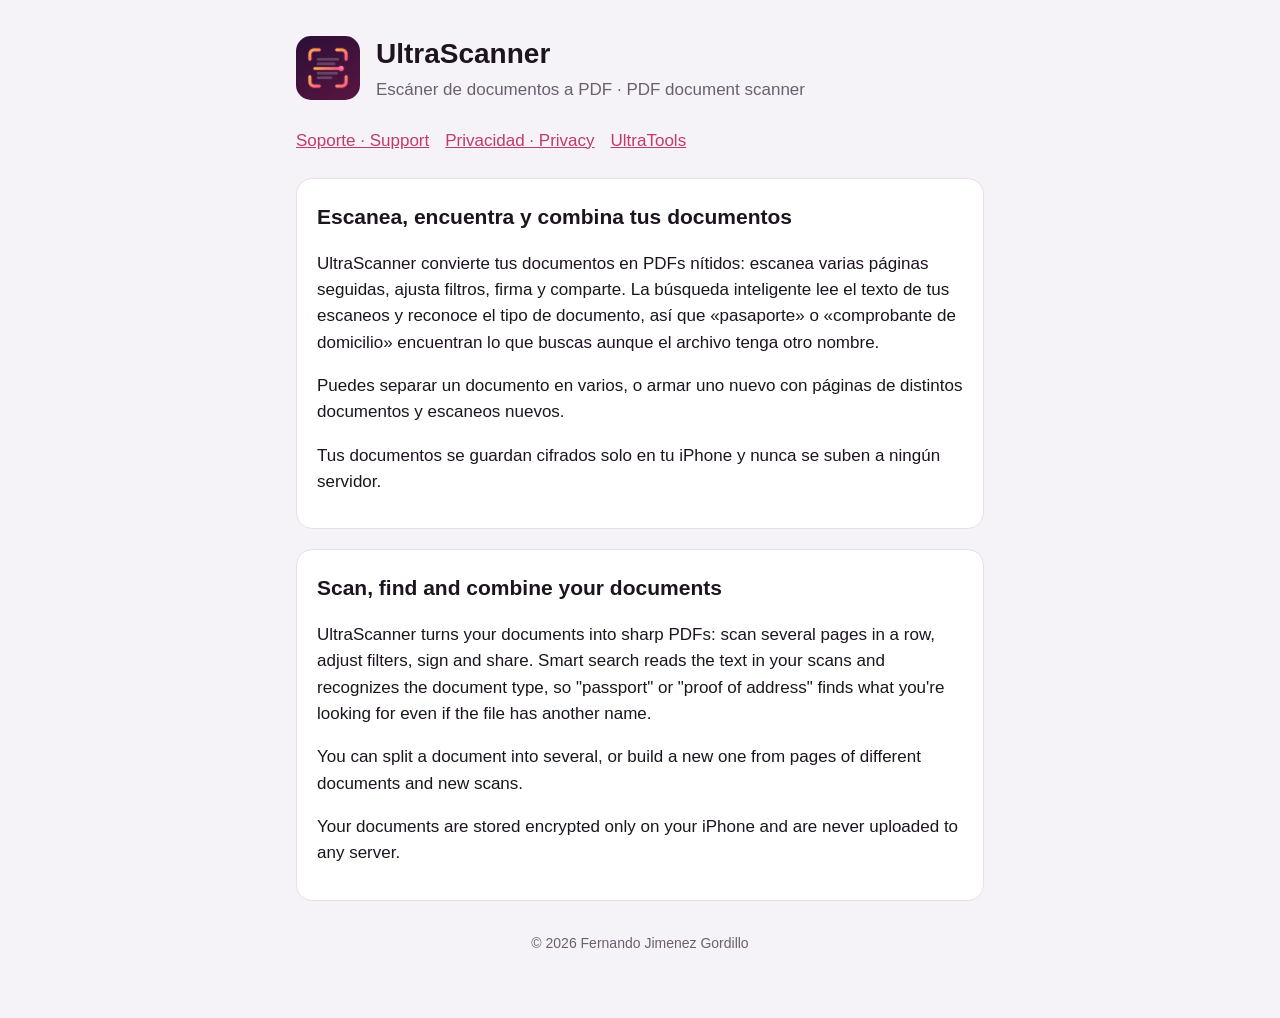
<file: web/ultratools/ultrascanner/index.html>
<!doctype html>
<html lang="es">
<head>
  <meta charset="utf-8">
  <meta name="viewport" content="width=device-width, initial-scale=1">
  <title>UltraScanner</title>
  <link rel="icon" href="icono.png">
  <link rel="stylesheet" href="../estilo.css">
</head>
<body>
<main>
  <header>
    <img src="icono.png" alt="">
    <div>
      <h1>UltraScanner</h1>
      <p>Escáner de documentos a PDF · PDF document scanner</p>
    </div>
  </header>
  <nav>
    <a href="soporte.html">Soporte · Support</a>
    <a href="privacidad.html">Privacidad · Privacy</a>
    <a href="../">UltraTools</a>
  </nav>

  <section lang="es">
    <h2>Escanea, encuentra y combina tus documentos</h2>
    <p>UltraScanner convierte tus documentos en PDFs nítidos: escanea varias páginas seguidas, ajusta filtros, firma y comparte. La búsqueda inteligente lee el texto de tus escaneos y reconoce el tipo de documento, así que «pasaporte» o «comprobante de domicilio» encuentran lo que buscas aunque el archivo tenga otro nombre.</p>
    <p>Puedes separar un documento en varios, o armar uno nuevo con páginas de distintos documentos y escaneos nuevos.</p>
    <p>Tus documentos se guardan cifrados solo en tu iPhone y nunca se suben a ningún servidor.</p>
  </section>

  <section lang="en">
    <h2>Scan, find and combine your documents</h2>
    <p>UltraScanner turns your documents into sharp PDFs: scan several pages in a row, adjust filters, sign and share. Smart search reads the text in your scans and recognizes the document type, so "passport" or "proof of address" finds what you're looking for even if the file has another name.</p>
    <p>You can split a document into several, or build a new one from pages of different documents and new scans.</p>
    <p>Your documents are stored encrypted only on your iPhone and are never uploaded to any server.</p>
  </section>

  <footer>© 2026 Fernando Jimenez Gordillo</footer>
</main>
</body>
</html>
</file>
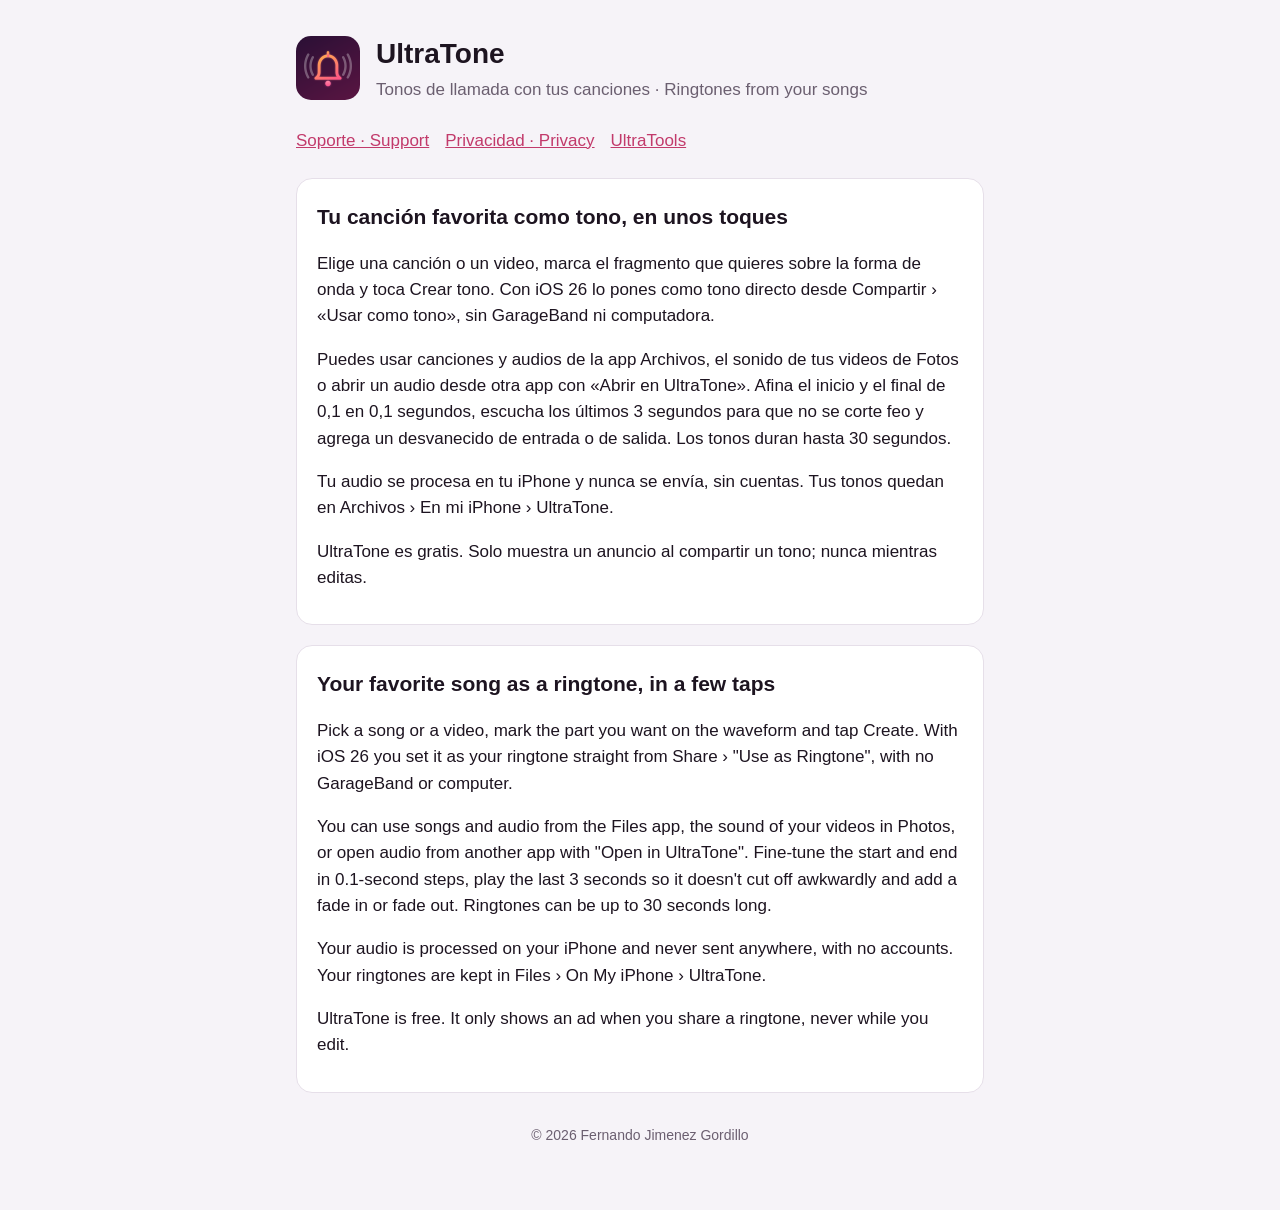
<file: web/ultratools/ultratone/index.html>
<!doctype html>
<html lang="es">
<head>
  <meta charset="utf-8">
  <meta name="viewport" content="width=device-width, initial-scale=1">
  <title>UltraTone</title>
  <link rel="icon" href="icono.png">
  <link rel="stylesheet" href="../estilo.css">
</head>
<body>
<main>
  <header>
    <img src="icono.png" alt="">
    <div>
      <h1>UltraTone</h1>
      <p>Tonos de llamada con tus canciones · Ringtones from your songs</p>
    </div>
  </header>
  <nav>
    <a href="soporte.html">Soporte · Support</a>
    <a href="privacidad.html">Privacidad · Privacy</a>
    <a href="../">UltraTools</a>
  </nav>

  <section lang="es">
    <h2>Tu canción favorita como tono, en unos toques</h2>
    <p>Elige una canción o un video, marca el fragmento que quieres sobre la forma de onda y toca Crear tono. Con iOS 26 lo pones como tono directo desde Compartir › «Usar como tono», sin GarageBand ni computadora.</p>
    <p>Puedes usar canciones y audios de la app Archivos, el sonido de tus videos de Fotos o abrir un audio desde otra app con «Abrir en UltraTone». Afina el inicio y el final de 0,1 en 0,1 segundos, escucha los últimos 3 segundos para que no se corte feo y agrega un desvanecido de entrada o de salida. Los tonos duran hasta 30 segundos.</p>
    <p>Tu audio se procesa en tu iPhone y nunca se envía, sin cuentas. Tus tonos quedan en Archivos › En mi iPhone › UltraTone.</p>
    <p>UltraTone es gratis. Solo muestra un anuncio al compartir un tono; nunca mientras editas.</p>
  </section>

  <section lang="en">
    <h2>Your favorite song as a ringtone, in a few taps</h2>
    <p>Pick a song or a video, mark the part you want on the waveform and tap Create. With iOS 26 you set it as your ringtone straight from Share › "Use as Ringtone", with no GarageBand or computer.</p>
    <p>You can use songs and audio from the Files app, the sound of your videos in Photos, or open audio from another app with "Open in UltraTone". Fine-tune the start and end in 0.1-second steps, play the last 3 seconds so it doesn't cut off awkwardly and add a fade in or fade out. Ringtones can be up to 30 seconds long.</p>
    <p>Your audio is processed on your iPhone and never sent anywhere, with no accounts. Your ringtones are kept in Files › On My iPhone › UltraTone.</p>
    <p>UltraTone is free. It only shows an ad when you share a ringtone, never while you edit.</p>
  </section>

  <footer>© 2026 Fernando Jimenez Gordillo</footer>
</main>
</body>
</html>
</file>
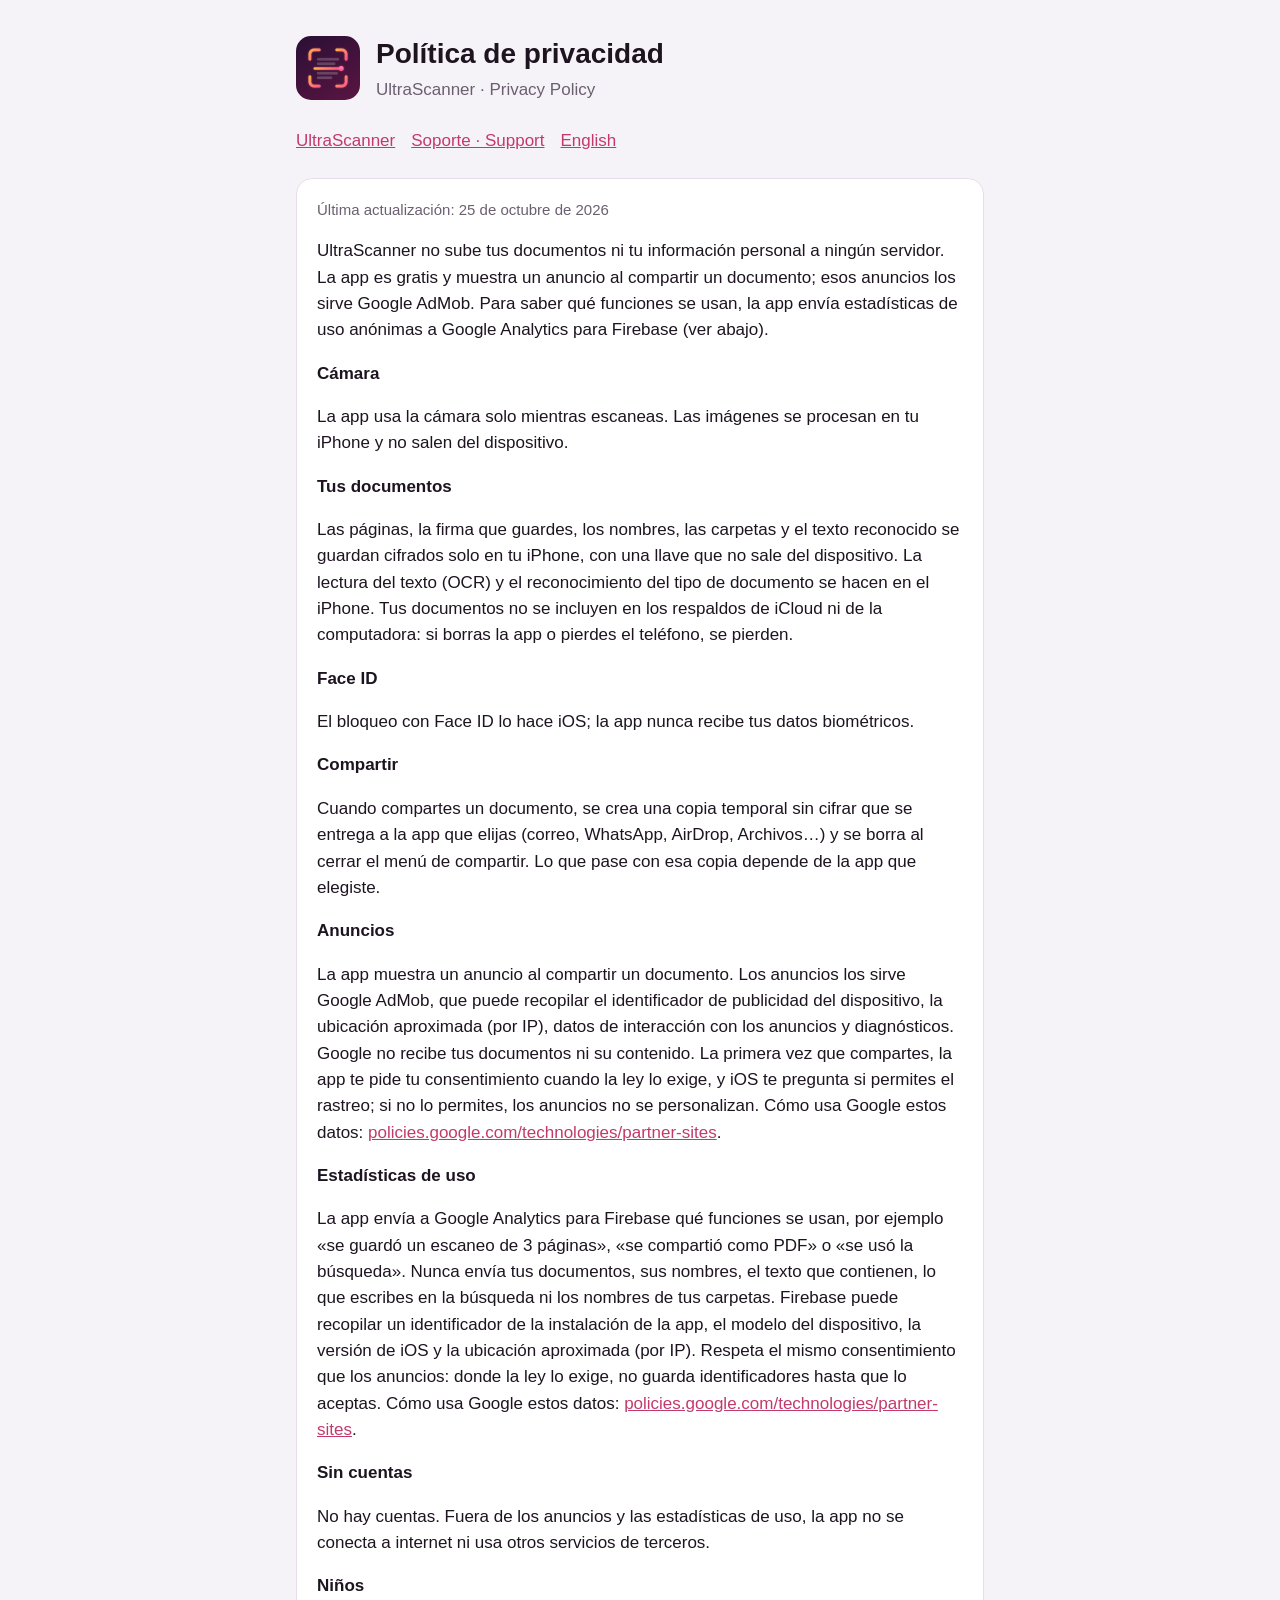
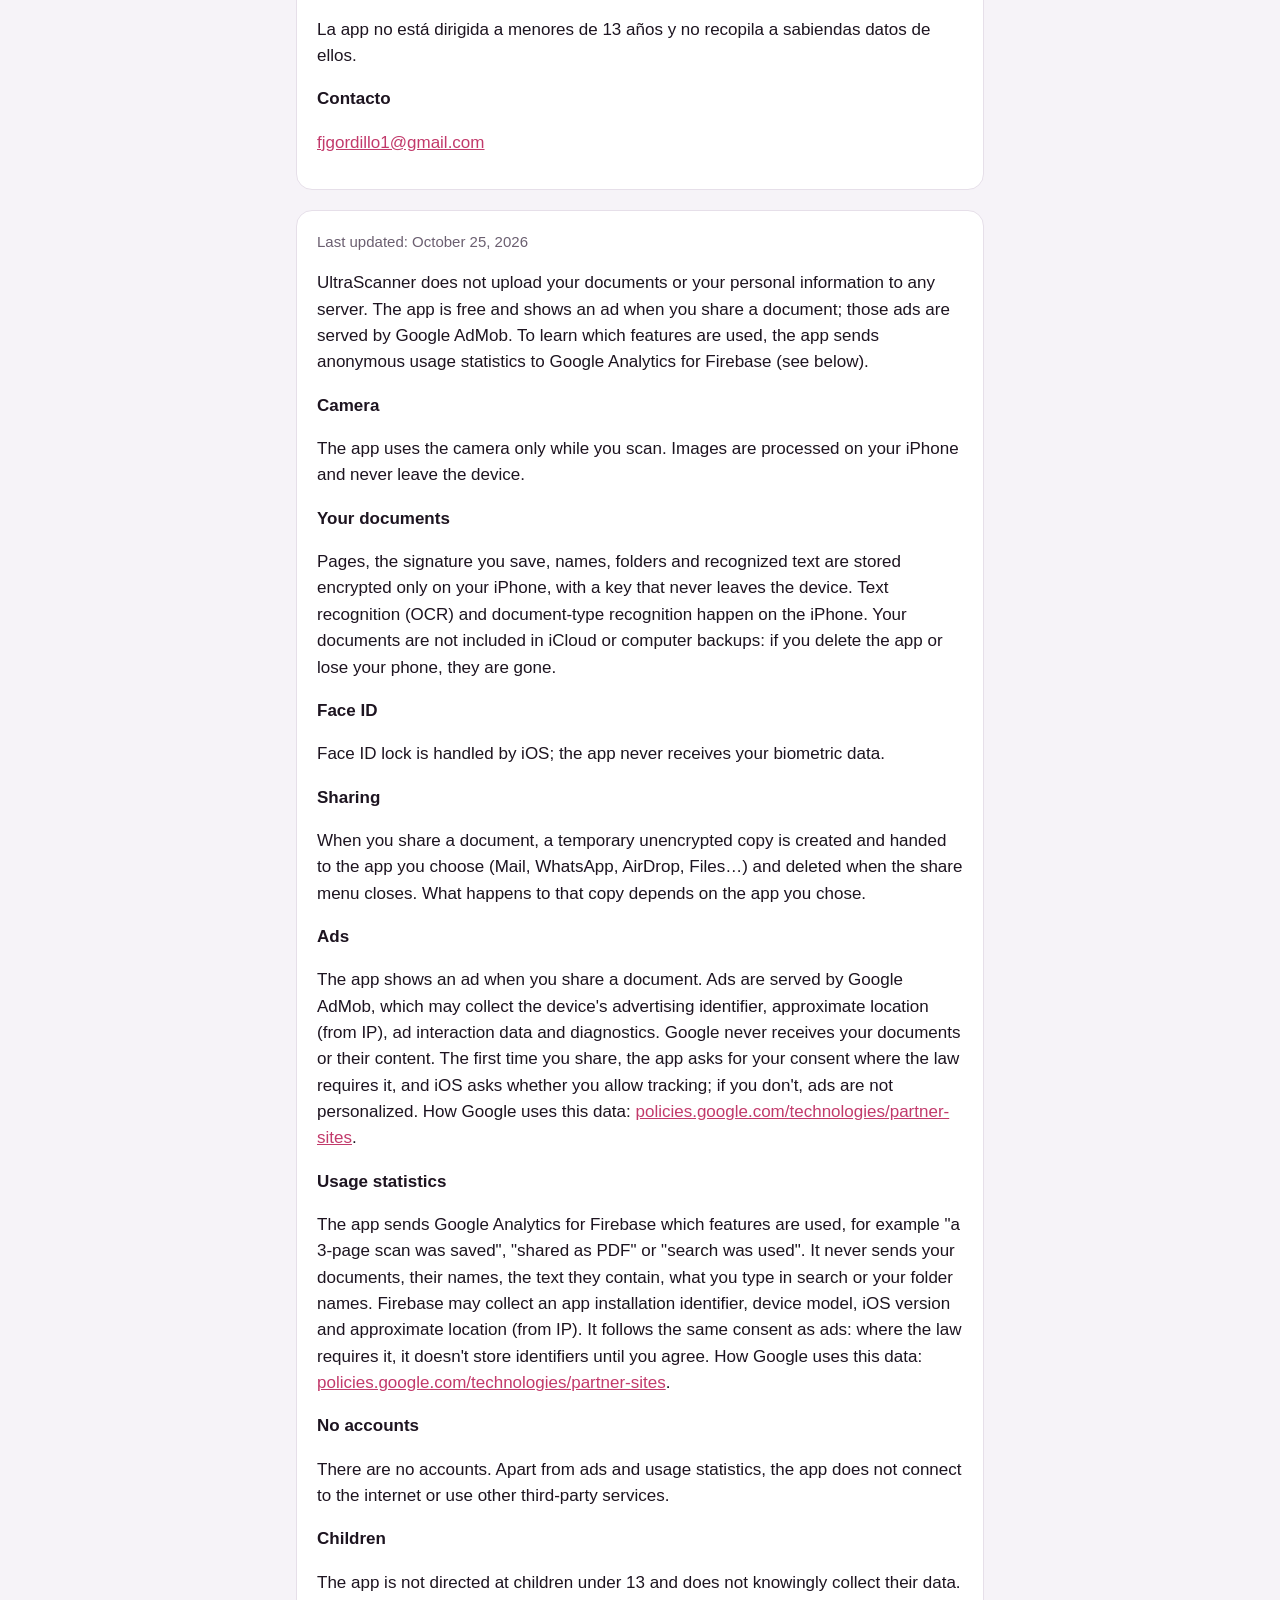
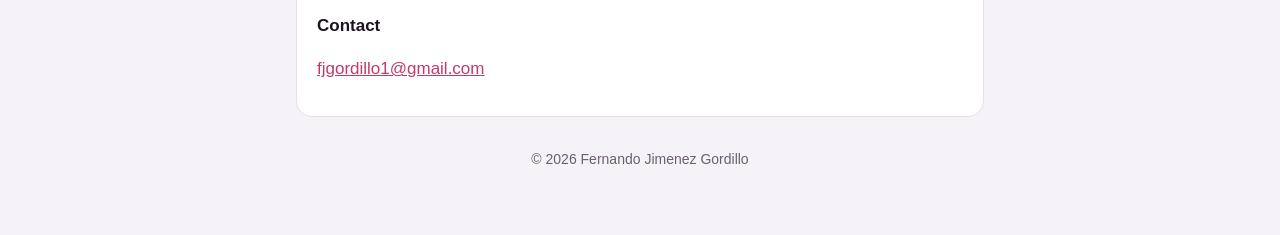
<file: web/ultratools/ultrascanner/privacidad.html>
<!doctype html>
<html lang="es">
<head>
  <meta charset="utf-8">
  <meta name="viewport" content="width=device-width, initial-scale=1">
  <title>Privacidad · UltraScanner</title>
  <link rel="icon" href="icono.png">
  <link rel="stylesheet" href="../estilo.css">
</head>
<body>
<main>
  <header>
    <img src="icono.png" alt="">
    <div>
      <h1>Política de privacidad</h1>
      <p>UltraScanner · Privacy Policy</p>
    </div>
  </header>
  <nav>
    <a href="index.html">UltraScanner</a>
    <a href="soporte.html">Soporte · Support</a>
    <a href="#en">English</a>
  </nav>

  <section lang="es">
    <p class="muted">Última actualización: 25 de octubre de 2026</p>
    <p>UltraScanner no sube tus documentos ni tu información personal a ningún servidor. La app es gratis y muestra un anuncio al compartir un documento; esos anuncios los sirve Google AdMob. Para saber qué funciones se usan, la app envía estadísticas de uso anónimas a Google Analytics para Firebase (ver abajo).</p>
    <h3>Cámara</h3>
    <p>La app usa la cámara solo mientras escaneas. Las imágenes se procesan en tu iPhone y no salen del dispositivo.</p>
    <h3>Tus documentos</h3>
    <p>Las páginas, la firma que guardes, los nombres, las carpetas y el texto reconocido se guardan cifrados solo en tu iPhone, con una llave que no sale del dispositivo. La lectura del texto (OCR) y el reconocimiento del tipo de documento se hacen en el iPhone. Tus documentos no se incluyen en los respaldos de iCloud ni de la computadora: si borras la app o pierdes el teléfono, se pierden.</p>
    <h3>Face ID</h3>
    <p>El bloqueo con Face ID lo hace iOS; la app nunca recibe tus datos biométricos.</p>
    <h3>Compartir</h3>
    <p>Cuando compartes un documento, se crea una copia temporal sin cifrar que se entrega a la app que elijas (correo, WhatsApp, AirDrop, Archivos…) y se borra al cerrar el menú de compartir. Lo que pase con esa copia depende de la app que elegiste.</p>
    <h3>Anuncios</h3>
    <p>La app muestra un anuncio al compartir un documento. Los anuncios los sirve Google AdMob, que puede recopilar el identificador de publicidad del dispositivo, la ubicación aproximada (por IP), datos de interacción con los anuncios y diagnósticos. Google no recibe tus documentos ni su contenido. La primera vez que compartes, la app te pide tu consentimiento cuando la ley lo exige, y iOS te pregunta si permites el rastreo; si no lo permites, los anuncios no se personalizan. Cómo usa Google estos datos: <a href="https://policies.google.com/technologies/partner-sites">policies.google.com/technologies/partner-sites</a>.</p>
    <h3>Estadísticas de uso</h3>
    <p>La app envía a Google Analytics para Firebase qué funciones se usan, por ejemplo «se guardó un escaneo de 3 páginas», «se compartió como PDF» o «se usó la búsqueda». Nunca envía tus documentos, sus nombres, el texto que contienen, lo que escribes en la búsqueda ni los nombres de tus carpetas. Firebase puede recopilar un identificador de la instalación de la app, el modelo del dispositivo, la versión de iOS y la ubicación aproximada (por IP). Respeta el mismo consentimiento que los anuncios: donde la ley lo exige, no guarda identificadores hasta que lo aceptas. Cómo usa Google estos datos: <a href="https://policies.google.com/technologies/partner-sites">policies.google.com/technologies/partner-sites</a>.</p>
    <h3>Sin cuentas</h3>
    <p>No hay cuentas. Fuera de los anuncios y las estadísticas de uso, la app no se conecta a internet ni usa otros servicios de terceros.</p>
    <h3>Niños</h3>
    <p>La app no está dirigida a menores de 13 años y no recopila a sabiendas datos de ellos.</p>
    <h3>Contacto</h3>
    <p><a href="mailto:fjgordillo1@gmail.com">fjgordillo1@gmail.com</a></p>
  </section>

  <section lang="en" id="en">
    <p class="muted">Last updated: October 25, 2026</p>
    <p>UltraScanner does not upload your documents or your personal information to any server. The app is free and shows an ad when you share a document; those ads are served by Google AdMob. To learn which features are used, the app sends anonymous usage statistics to Google Analytics for Firebase (see below).</p>
    <h3>Camera</h3>
    <p>The app uses the camera only while you scan. Images are processed on your iPhone and never leave the device.</p>
    <h3>Your documents</h3>
    <p>Pages, the signature you save, names, folders and recognized text are stored encrypted only on your iPhone, with a key that never leaves the device. Text recognition (OCR) and document-type recognition happen on the iPhone. Your documents are not included in iCloud or computer backups: if you delete the app or lose your phone, they are gone.</p>
    <h3>Face ID</h3>
    <p>Face ID lock is handled by iOS; the app never receives your biometric data.</p>
    <h3>Sharing</h3>
    <p>When you share a document, a temporary unencrypted copy is created and handed to the app you choose (Mail, WhatsApp, AirDrop, Files…) and deleted when the share menu closes. What happens to that copy depends on the app you chose.</p>
    <h3>Ads</h3>
    <p>The app shows an ad when you share a document. Ads are served by Google AdMob, which may collect the device's advertising identifier, approximate location (from IP), ad interaction data and diagnostics. Google never receives your documents or their content. The first time you share, the app asks for your consent where the law requires it, and iOS asks whether you allow tracking; if you don't, ads are not personalized. How Google uses this data: <a href="https://policies.google.com/technologies/partner-sites">policies.google.com/technologies/partner-sites</a>.</p>
    <h3>Usage statistics</h3>
    <p>The app sends Google Analytics for Firebase which features are used, for example "a 3-page scan was saved", "shared as PDF" or "search was used". It never sends your documents, their names, the text they contain, what you type in search or your folder names. Firebase may collect an app installation identifier, device model, iOS version and approximate location (from IP). It follows the same consent as ads: where the law requires it, it doesn't store identifiers until you agree. How Google uses this data: <a href="https://policies.google.com/technologies/partner-sites">policies.google.com/technologies/partner-sites</a>.</p>
    <h3>No accounts</h3>
    <p>There are no accounts. Apart from ads and usage statistics, the app does not connect to the internet or use other third-party services.</p>
    <h3>Children</h3>
    <p>The app is not directed at children under 13 and does not knowingly collect their data.</p>
    <h3>Contact</h3>
    <p><a href="mailto:fjgordillo1@gmail.com">fjgordillo1@gmail.com</a></p>
  </section>

  <footer>© 2026 Fernando Jimenez Gordillo</footer>
</main>
</body>
</html>
</file>
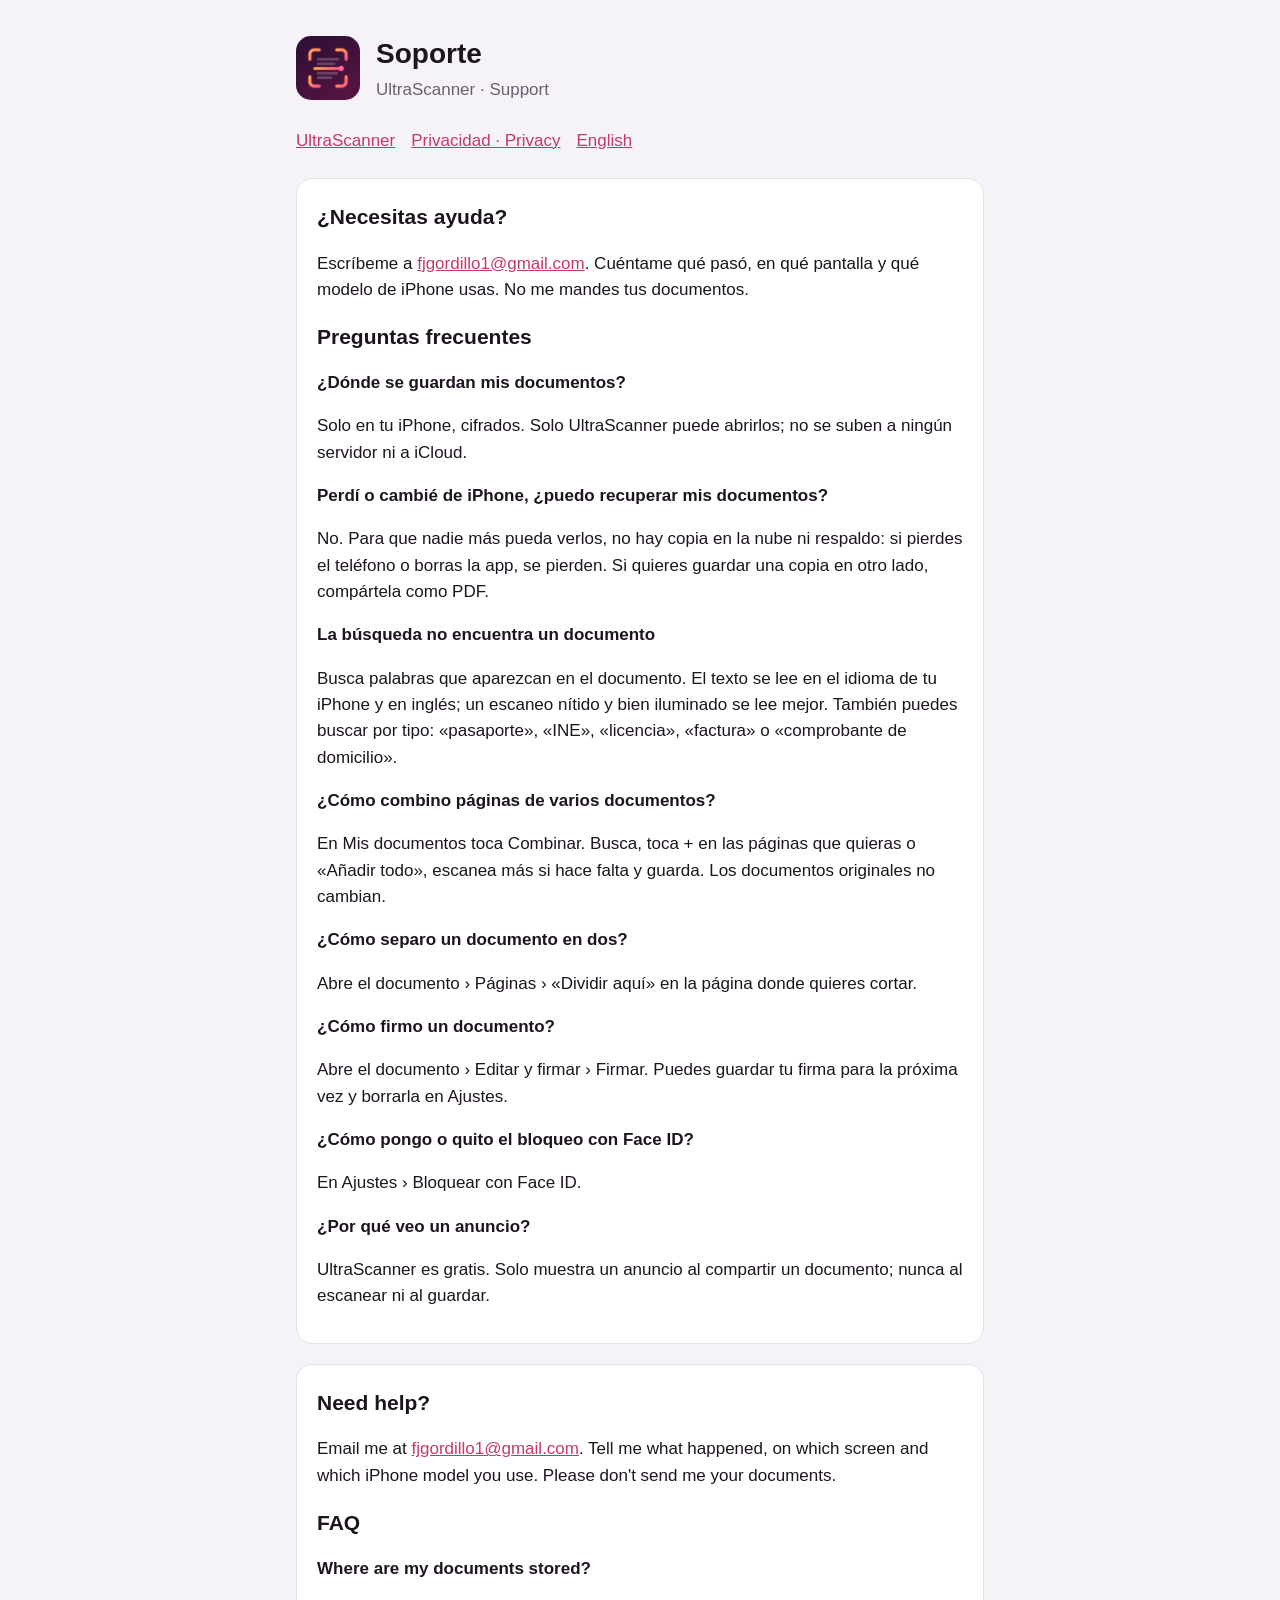
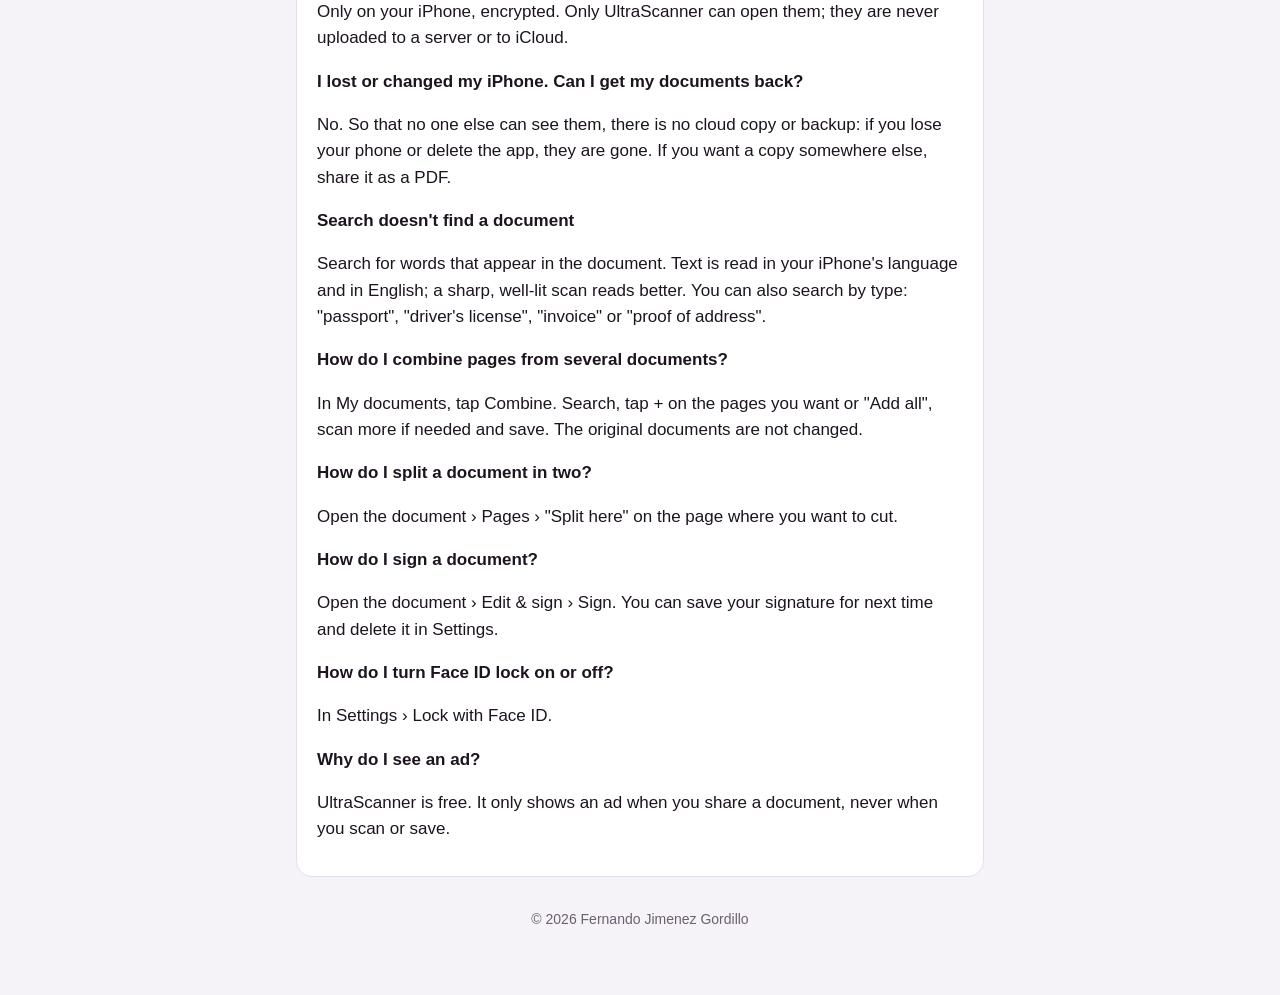
<file: web/ultratools/ultrascanner/soporte.html>
<!doctype html>
<html lang="es">
<head>
  <meta charset="utf-8">
  <meta name="viewport" content="width=device-width, initial-scale=1">
  <title>Soporte · UltraScanner</title>
  <link rel="icon" href="icono.png">
  <link rel="stylesheet" href="../estilo.css">
</head>
<body>
<main>
  <header>
    <img src="icono.png" alt="">
    <div>
      <h1>Soporte</h1>
      <p>UltraScanner · Support</p>
    </div>
  </header>
  <nav>
    <a href="index.html">UltraScanner</a>
    <a href="privacidad.html">Privacidad · Privacy</a>
    <a href="#en">English</a>
  </nav>

  <section lang="es">
    <h2>¿Necesitas ayuda?</h2>
    <p>Escríbeme a <a href="mailto:fjgordillo1@gmail.com?subject=UltraScanner">fjgordillo1@gmail.com</a>. Cuéntame qué pasó, en qué pantalla y qué modelo de iPhone usas. No me mandes tus documentos.</p>
    <h2>Preguntas frecuentes</h2>
    <h3>¿Dónde se guardan mis documentos?</h3>
    <p>Solo en tu iPhone, cifrados. Solo UltraScanner puede abrirlos; no se suben a ningún servidor ni a iCloud.</p>
    <h3>Perdí o cambié de iPhone, ¿puedo recuperar mis documentos?</h3>
    <p>No. Para que nadie más pueda verlos, no hay copia en la nube ni respaldo: si pierdes el teléfono o borras la app, se pierden. Si quieres guardar una copia en otro lado, compártela como PDF.</p>
    <h3>La búsqueda no encuentra un documento</h3>
    <p>Busca palabras que aparezcan en el documento. El texto se lee en el idioma de tu iPhone y en inglés; un escaneo nítido y bien iluminado se lee mejor. También puedes buscar por tipo: «pasaporte», «INE», «licencia», «factura» o «comprobante de domicilio».</p>
    <h3>¿Cómo combino páginas de varios documentos?</h3>
    <p>En Mis documentos toca Combinar. Busca, toca + en las páginas que quieras o «Añadir todo», escanea más si hace falta y guarda. Los documentos originales no cambian.</p>
    <h3>¿Cómo separo un documento en dos?</h3>
    <p>Abre el documento › Páginas › «Dividir aquí» en la página donde quieres cortar.</p>
    <h3>¿Cómo firmo un documento?</h3>
    <p>Abre el documento › Editar y firmar › Firmar. Puedes guardar tu firma para la próxima vez y borrarla en Ajustes.</p>
    <h3>¿Cómo pongo o quito el bloqueo con Face ID?</h3>
    <p>En Ajustes › Bloquear con Face ID.</p>
    <h3>¿Por qué veo un anuncio?</h3>
    <p>UltraScanner es gratis. Solo muestra un anuncio al compartir un documento; nunca al escanear ni al guardar.</p>
  </section>

  <section lang="en" id="en">
    <h2>Need help?</h2>
    <p>Email me at <a href="mailto:fjgordillo1@gmail.com?subject=UltraScanner">fjgordillo1@gmail.com</a>. Tell me what happened, on which screen and which iPhone model you use. Please don't send me your documents.</p>
    <h2>FAQ</h2>
    <h3>Where are my documents stored?</h3>
    <p>Only on your iPhone, encrypted. Only UltraScanner can open them; they are never uploaded to a server or to iCloud.</p>
    <h3>I lost or changed my iPhone. Can I get my documents back?</h3>
    <p>No. So that no one else can see them, there is no cloud copy or backup: if you lose your phone or delete the app, they are gone. If you want a copy somewhere else, share it as a PDF.</p>
    <h3>Search doesn't find a document</h3>
    <p>Search for words that appear in the document. Text is read in your iPhone's language and in English; a sharp, well-lit scan reads better. You can also search by type: "passport", "driver's license", "invoice" or "proof of address".</p>
    <h3>How do I combine pages from several documents?</h3>
    <p>In My documents, tap Combine. Search, tap + on the pages you want or "Add all", scan more if needed and save. The original documents are not changed.</p>
    <h3>How do I split a document in two?</h3>
    <p>Open the document › Pages › "Split here" on the page where you want to cut.</p>
    <h3>How do I sign a document?</h3>
    <p>Open the document › Edit &amp; sign › Sign. You can save your signature for next time and delete it in Settings.</p>
    <h3>How do I turn Face ID lock on or off?</h3>
    <p>In Settings › Lock with Face ID.</p>
    <h3>Why do I see an ad?</h3>
    <p>UltraScanner is free. It only shows an ad when you share a document, never when you scan or save.</p>
  </section>

  <footer>© 2026 Fernando Jimenez Gordillo</footer>
</main>
</body>
</html>
</file>
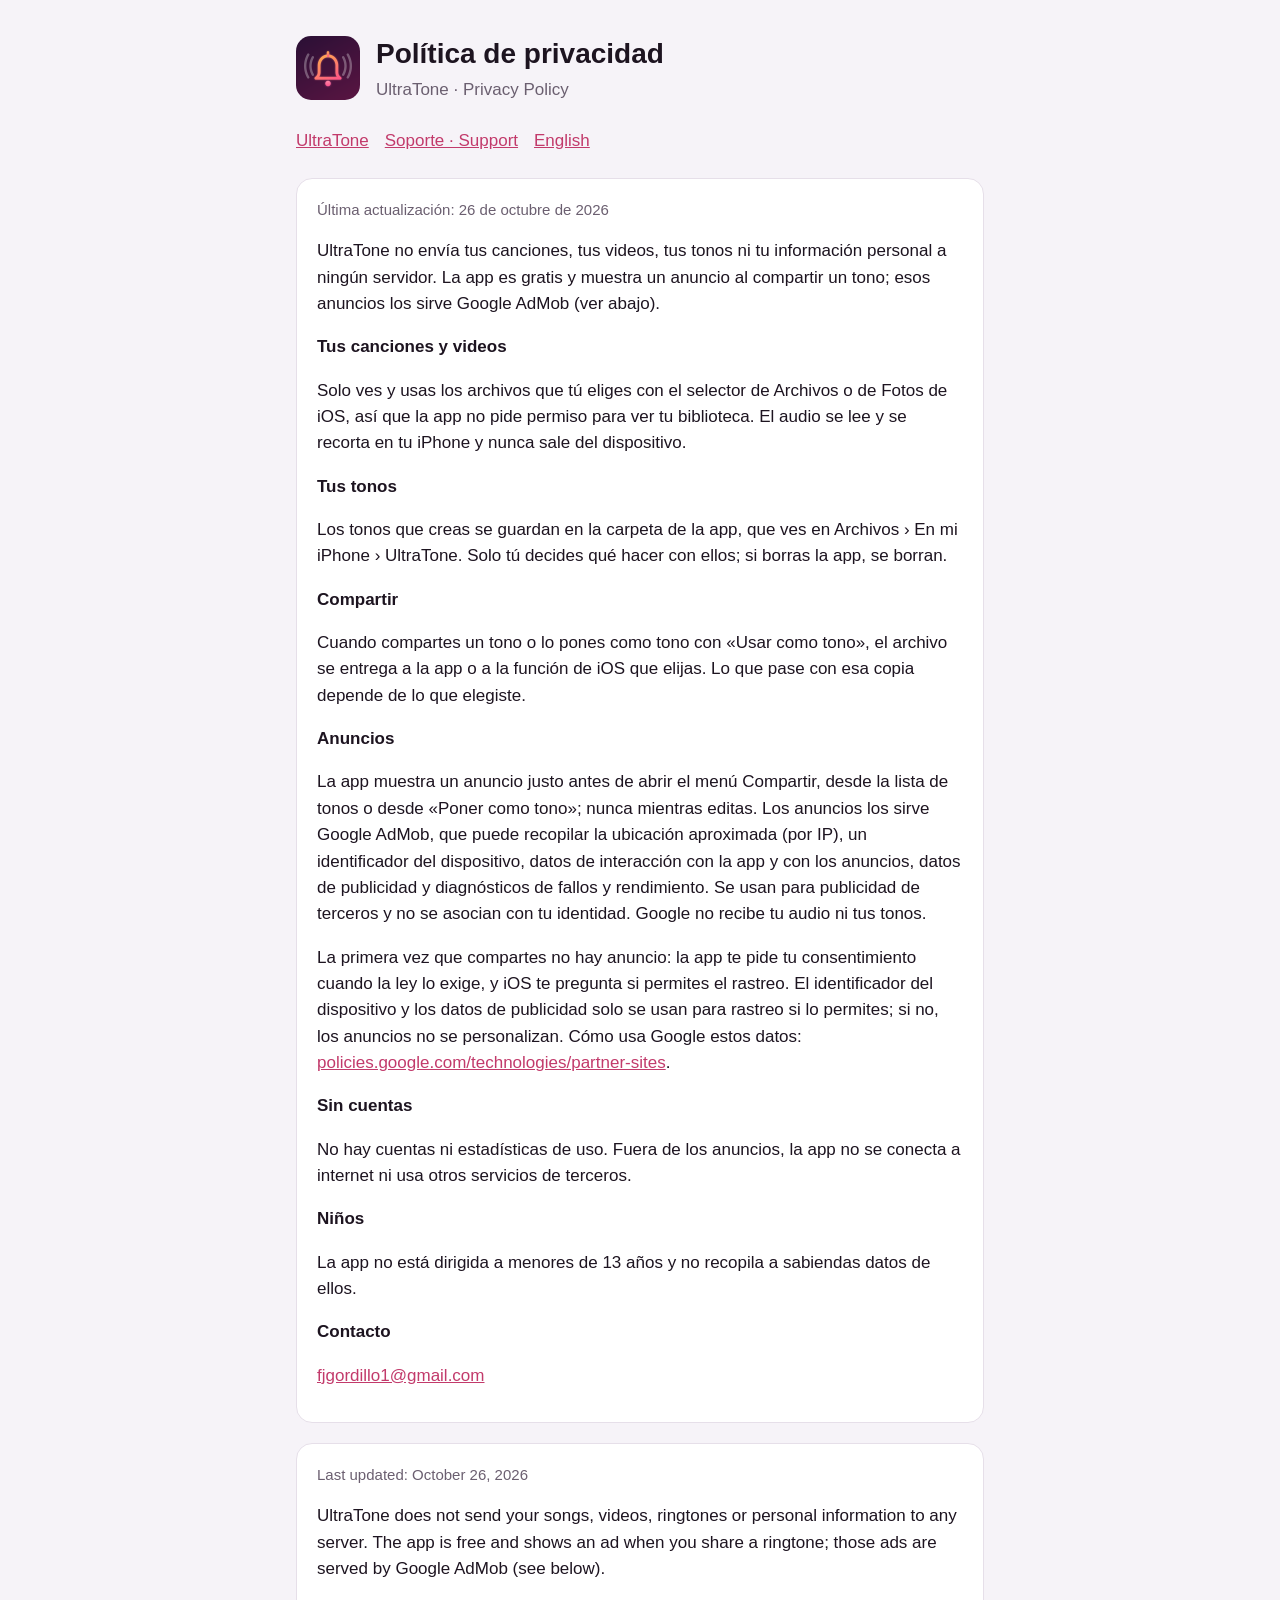
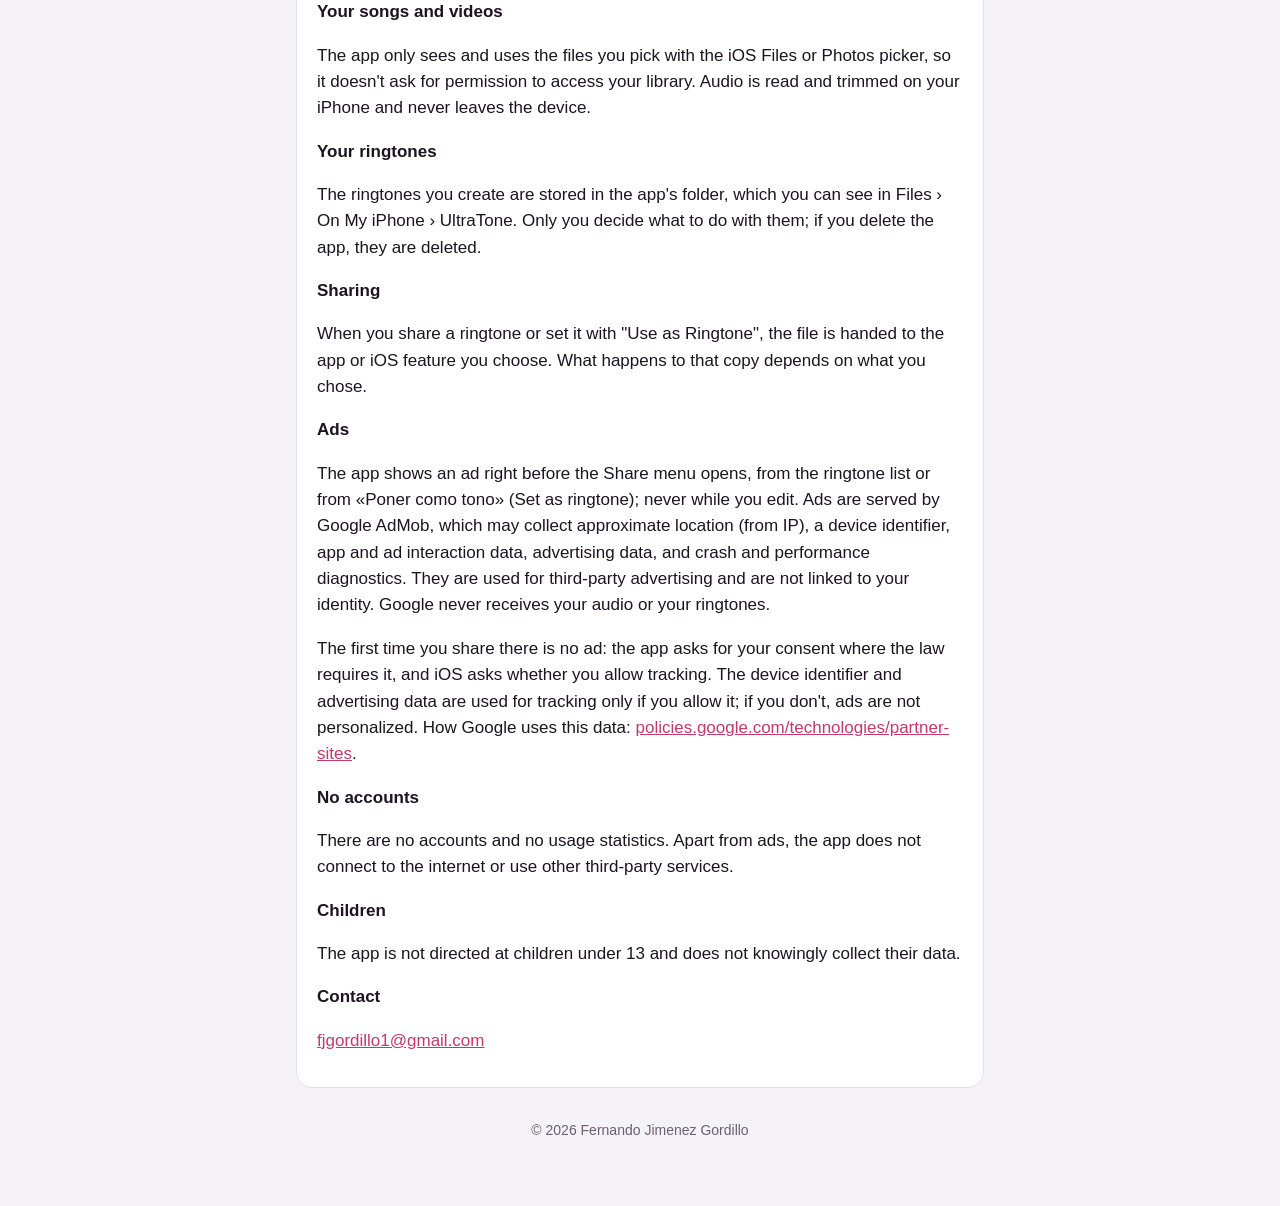
<file: web/ultratools/ultratone/privacidad.html>
<!doctype html>
<html lang="es">
<head>
  <meta charset="utf-8">
  <meta name="viewport" content="width=device-width, initial-scale=1">
  <title>Privacidad · UltraTone</title>
  <link rel="icon" href="icono.png">
  <link rel="stylesheet" href="../estilo.css">
</head>
<body>
<main>
  <header>
    <img src="icono.png" alt="">
    <div>
      <h1>Política de privacidad</h1>
      <p>UltraTone · Privacy Policy</p>
    </div>
  </header>
  <nav>
    <a href="index.html">UltraTone</a>
    <a href="soporte.html">Soporte · Support</a>
    <a href="#en">English</a>
  </nav>

  <section lang="es">
    <p class="muted">Última actualización: 26 de octubre de 2026</p>
    <p>UltraTone no envía tus canciones, tus videos, tus tonos ni tu información personal a ningún servidor. La app es gratis y muestra un anuncio al compartir un tono; esos anuncios los sirve Google AdMob (ver abajo).</p>
    <h3>Tus canciones y videos</h3>
    <p>Solo ves y usas los archivos que tú eliges con el selector de Archivos o de Fotos de iOS, así que la app no pide permiso para ver tu biblioteca. El audio se lee y se recorta en tu iPhone y nunca sale del dispositivo.</p>
    <h3>Tus tonos</h3>
    <p>Los tonos que creas se guardan en la carpeta de la app, que ves en Archivos › En mi iPhone › UltraTone. Solo tú decides qué hacer con ellos; si borras la app, se borran.</p>
    <h3>Compartir</h3>
    <p>Cuando compartes un tono o lo pones como tono con «Usar como tono», el archivo se entrega a la app o a la función de iOS que elijas. Lo que pase con esa copia depende de lo que elegiste.</p>
    <h3>Anuncios</h3>
    <p>La app muestra un anuncio justo antes de abrir el menú Compartir, desde la lista de tonos o desde «Poner como tono»; nunca mientras editas. Los anuncios los sirve Google AdMob, que puede recopilar la ubicación aproximada (por IP), un identificador del dispositivo, datos de interacción con la app y con los anuncios, datos de publicidad y diagnósticos de fallos y rendimiento. Se usan para publicidad de terceros y no se asocian con tu identidad. Google no recibe tu audio ni tus tonos.</p>
    <p>La primera vez que compartes no hay anuncio: la app te pide tu consentimiento cuando la ley lo exige, y iOS te pregunta si permites el rastreo. El identificador del dispositivo y los datos de publicidad solo se usan para rastreo si lo permites; si no, los anuncios no se personalizan. Cómo usa Google estos datos: <a href="https://policies.google.com/technologies/partner-sites">policies.google.com/technologies/partner-sites</a>.</p>
    <h3>Sin cuentas</h3>
    <p>No hay cuentas ni estadísticas de uso. Fuera de los anuncios, la app no se conecta a internet ni usa otros servicios de terceros.</p>
    <h3>Niños</h3>
    <p>La app no está dirigida a menores de 13 años y no recopila a sabiendas datos de ellos.</p>
    <h3>Contacto</h3>
    <p><a href="mailto:fjgordillo1@gmail.com">fjgordillo1@gmail.com</a></p>
  </section>

  <section lang="en" id="en">
    <p class="muted">Last updated: October 26, 2026</p>
    <p>UltraTone does not send your songs, videos, ringtones or personal information to any server. The app is free and shows an ad when you share a ringtone; those ads are served by Google AdMob (see below).</p>
    <h3>Your songs and videos</h3>
    <p>The app only sees and uses the files you pick with the iOS Files or Photos picker, so it doesn't ask for permission to access your library. Audio is read and trimmed on your iPhone and never leaves the device.</p>
    <h3>Your ringtones</h3>
    <p>The ringtones you create are stored in the app's folder, which you can see in Files › On My iPhone › UltraTone. Only you decide what to do with them; if you delete the app, they are deleted.</p>
    <h3>Sharing</h3>
    <p>When you share a ringtone or set it with "Use as Ringtone", the file is handed to the app or iOS feature you choose. What happens to that copy depends on what you chose.</p>
    <h3>Ads</h3>
    <p>The app shows an ad right before the Share menu opens, from the ringtone list or from «Poner como tono» (Set as ringtone); never while you edit. Ads are served by Google AdMob, which may collect approximate location (from IP), a device identifier, app and ad interaction data, advertising data, and crash and performance diagnostics. They are used for third-party advertising and are not linked to your identity. Google never receives your audio or your ringtones.</p>
    <p>The first time you share there is no ad: the app asks for your consent where the law requires it, and iOS asks whether you allow tracking. The device identifier and advertising data are used for tracking only if you allow it; if you don't, ads are not personalized. How Google uses this data: <a href="https://policies.google.com/technologies/partner-sites">policies.google.com/technologies/partner-sites</a>.</p>
    <h3>No accounts</h3>
    <p>There are no accounts and no usage statistics. Apart from ads, the app does not connect to the internet or use other third-party services.</p>
    <h3>Children</h3>
    <p>The app is not directed at children under 13 and does not knowingly collect their data.</p>
    <h3>Contact</h3>
    <p><a href="mailto:fjgordillo1@gmail.com">fjgordillo1@gmail.com</a></p>
  </section>

  <footer>© 2026 Fernando Jimenez Gordillo</footer>
</main>
</body>
</html>
</file>
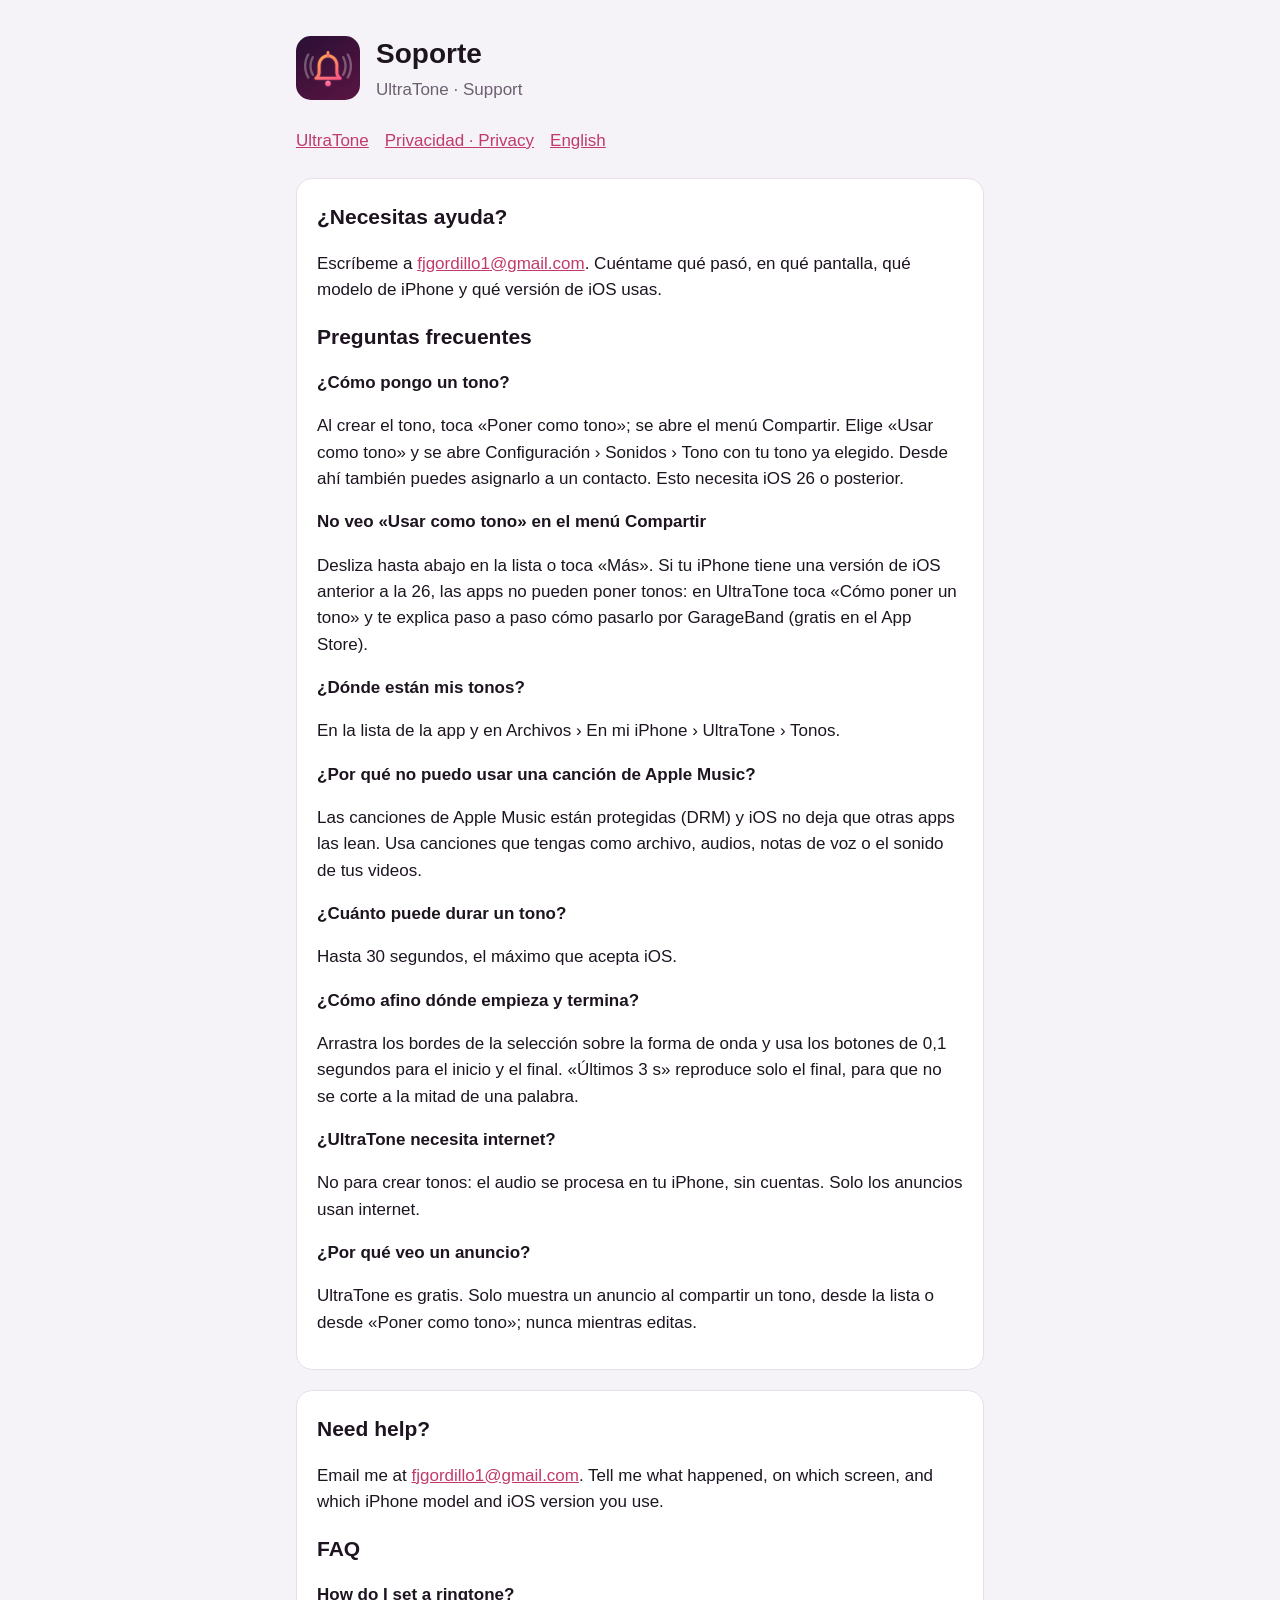
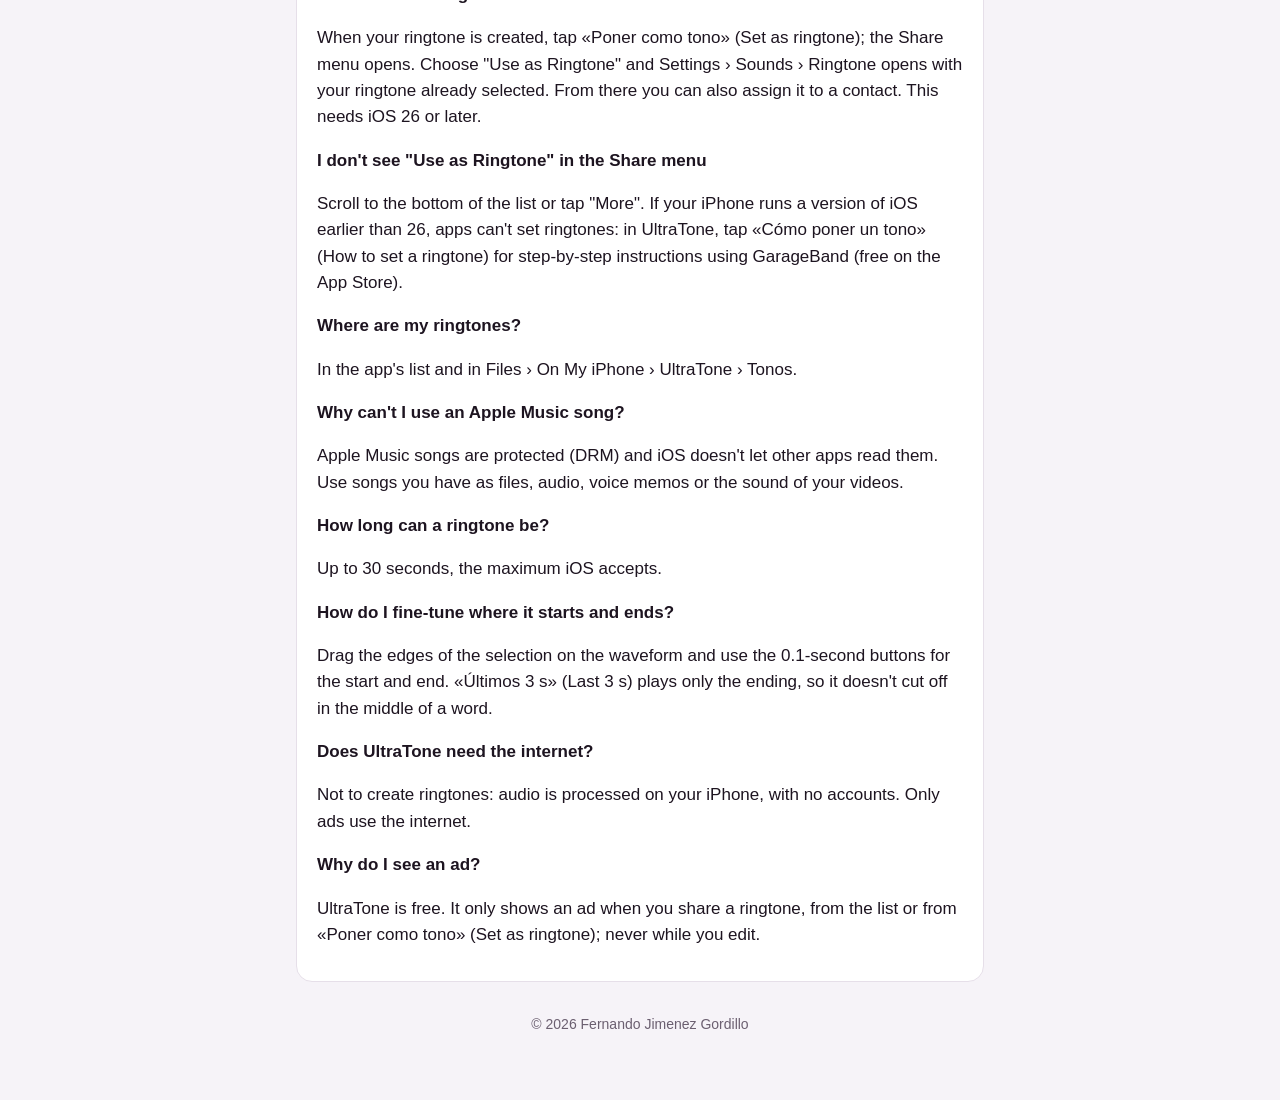
<file: web/ultratools/ultratone/soporte.html>
<!doctype html>
<html lang="es">
<head>
  <meta charset="utf-8">
  <meta name="viewport" content="width=device-width, initial-scale=1">
  <title>Soporte · UltraTone</title>
  <link rel="icon" href="icono.png">
  <link rel="stylesheet" href="../estilo.css">
</head>
<body>
<main>
  <header>
    <img src="icono.png" alt="">
    <div>
      <h1>Soporte</h1>
      <p>UltraTone · Support</p>
    </div>
  </header>
  <nav>
    <a href="index.html">UltraTone</a>
    <a href="privacidad.html">Privacidad · Privacy</a>
    <a href="#en">English</a>
  </nav>

  <section lang="es">
    <h2>¿Necesitas ayuda?</h2>
    <p>Escríbeme a <a href="mailto:fjgordillo1@gmail.com?subject=UltraTone">fjgordillo1@gmail.com</a>. Cuéntame qué pasó, en qué pantalla, qué modelo de iPhone y qué versión de iOS usas.</p>
    <h2>Preguntas frecuentes</h2>
    <h3>¿Cómo pongo un tono?</h3>
    <p>Al crear el tono, toca «Poner como tono»; se abre el menú Compartir. Elige «Usar como tono» y se abre Configuración › Sonidos › Tono con tu tono ya elegido. Desde ahí también puedes asignarlo a un contacto. Esto necesita iOS 26 o posterior.</p>
    <h3>No veo «Usar como tono» en el menú Compartir</h3>
    <p>Desliza hasta abajo en la lista o toca «Más». Si tu iPhone tiene una versión de iOS anterior a la 26, las apps no pueden poner tonos: en UltraTone toca «Cómo poner un tono» y te explica paso a paso cómo pasarlo por GarageBand (gratis en el App Store).</p>
    <h3>¿Dónde están mis tonos?</h3>
    <p>En la lista de la app y en Archivos › En mi iPhone › UltraTone › Tonos.</p>
    <h3>¿Por qué no puedo usar una canción de Apple Music?</h3>
    <p>Las canciones de Apple Music están protegidas (DRM) y iOS no deja que otras apps las lean. Usa canciones que tengas como archivo, audios, notas de voz o el sonido de tus videos.</p>
    <h3>¿Cuánto puede durar un tono?</h3>
    <p>Hasta 30 segundos, el máximo que acepta iOS.</p>
    <h3>¿Cómo afino dónde empieza y termina?</h3>
    <p>Arrastra los bordes de la selección sobre la forma de onda y usa los botones de 0,1 segundos para el inicio y el final. «Últimos 3 s» reproduce solo el final, para que no se corte a la mitad de una palabra.</p>
    <h3>¿UltraTone necesita internet?</h3>
    <p>No para crear tonos: el audio se procesa en tu iPhone, sin cuentas. Solo los anuncios usan internet.</p>
    <h3>¿Por qué veo un anuncio?</h3>
    <p>UltraTone es gratis. Solo muestra un anuncio al compartir un tono, desde la lista o desde «Poner como tono»; nunca mientras editas.</p>
  </section>

  <section lang="en" id="en">
    <h2>Need help?</h2>
    <p>Email me at <a href="mailto:fjgordillo1@gmail.com?subject=UltraTone">fjgordillo1@gmail.com</a>. Tell me what happened, on which screen, and which iPhone model and iOS version you use.</p>
    <h2>FAQ</h2>
    <h3>How do I set a ringtone?</h3>
    <p>When your ringtone is created, tap «Poner como tono» (Set as ringtone); the Share menu opens. Choose "Use as Ringtone" and Settings › Sounds › Ringtone opens with your ringtone already selected. From there you can also assign it to a contact. This needs iOS 26 or later.</p>
    <h3>I don't see "Use as Ringtone" in the Share menu</h3>
    <p>Scroll to the bottom of the list or tap "More". If your iPhone runs a version of iOS earlier than 26, apps can't set ringtones: in UltraTone, tap «Cómo poner un tono» (How to set a ringtone) for step-by-step instructions using GarageBand (free on the App Store).</p>
    <h3>Where are my ringtones?</h3>
    <p>In the app's list and in Files › On My iPhone › UltraTone › Tonos.</p>
    <h3>Why can't I use an Apple Music song?</h3>
    <p>Apple Music songs are protected (DRM) and iOS doesn't let other apps read them. Use songs you have as files, audio, voice memos or the sound of your videos.</p>
    <h3>How long can a ringtone be?</h3>
    <p>Up to 30 seconds, the maximum iOS accepts.</p>
    <h3>How do I fine-tune where it starts and ends?</h3>
    <p>Drag the edges of the selection on the waveform and use the 0.1-second buttons for the start and end. «Últimos 3 s» (Last 3 s) plays only the ending, so it doesn't cut off in the middle of a word.</p>
    <h3>Does UltraTone need the internet?</h3>
    <p>Not to create ringtones: audio is processed on your iPhone, with no accounts. Only ads use the internet.</p>
    <h3>Why do I see an ad?</h3>
    <p>UltraTone is free. It only shows an ad when you share a ringtone, from the list or from «Poner como tono» (Set as ringtone); never while you edit.</p>
  </section>

  <footer>© 2026 Fernando Jimenez Gordillo</footer>
</main>
</body>
</html>
</file>
<file: web/ultratools/estilo.css>
:root {
  --bg: #f6f3f8;
  --card: #ffffff;
  --ink: #1d1420;
  --muted: #6b5f70;
  --accent: #c23a6b;
  --line: #e6dfe9;
  color-scheme: light dark;
}
@media (prefers-color-scheme: dark) {
  :root {
    --bg: #160c1b;
    --card: #22142a;
    --ink: #f3ecf5;
    --muted: #b6a8bc;
    --accent: #ff7aa2;
    --line: #3a2843;
  }
}
* { box-sizing: border-box; }
body {
  margin: 0;
  background: var(--bg);
  color: var(--ink);
  font: 17px/1.55 -apple-system, BlinkMacSystemFont, "Segoe UI", Roboto, sans-serif;
}
main { max-width: 720px; margin: 0 auto; padding: 32px 16px 64px; }
header { display: flex; align-items: center; gap: 16px; margin-bottom: 24px; }
header img { width: 64px; height: 64px; border-radius: 15px; }
header h1 { margin: 0; font-size: 28px; }
header p { margin: 2px 0 0; color: var(--muted); }
nav { display: flex; gap: 16px; flex-wrap: wrap; margin-bottom: 24px; }
a { color: var(--accent); }
section { background: var(--card); border: 1px solid var(--line); border-radius: 16px; padding: 4px 20px 16px; margin-bottom: 20px; }
h2 { font-size: 21px; margin: 18px 0 8px; }
h3 { font-size: 17px; margin: 16px 0 4px; }
ul { padding-left: 20px; }
.muted { color: var(--muted); font-size: 15px; }
footer { color: var(--muted); font-size: 14px; text-align: center; margin-top: 32px; }

/* Portada de UltraTools: una tarjeta por app. */
.apps { display: grid; gap: 16px; margin-bottom: 20px; }
.app {
  display: flex; gap: 16px; align-items: flex-start;
  background: var(--card); border: 1px solid var(--line); border-radius: 16px;
  padding: 16px 20px; color: inherit; text-decoration: none;
}
.app:hover { border-color: var(--accent); }
.app img { width: 56px; height: 56px; border-radius: 13px; flex: none; }
.app h2 { margin: 0 0 4px; }
.app p { margin: 0; color: var(--muted); font-size: 15px; }
</file>
